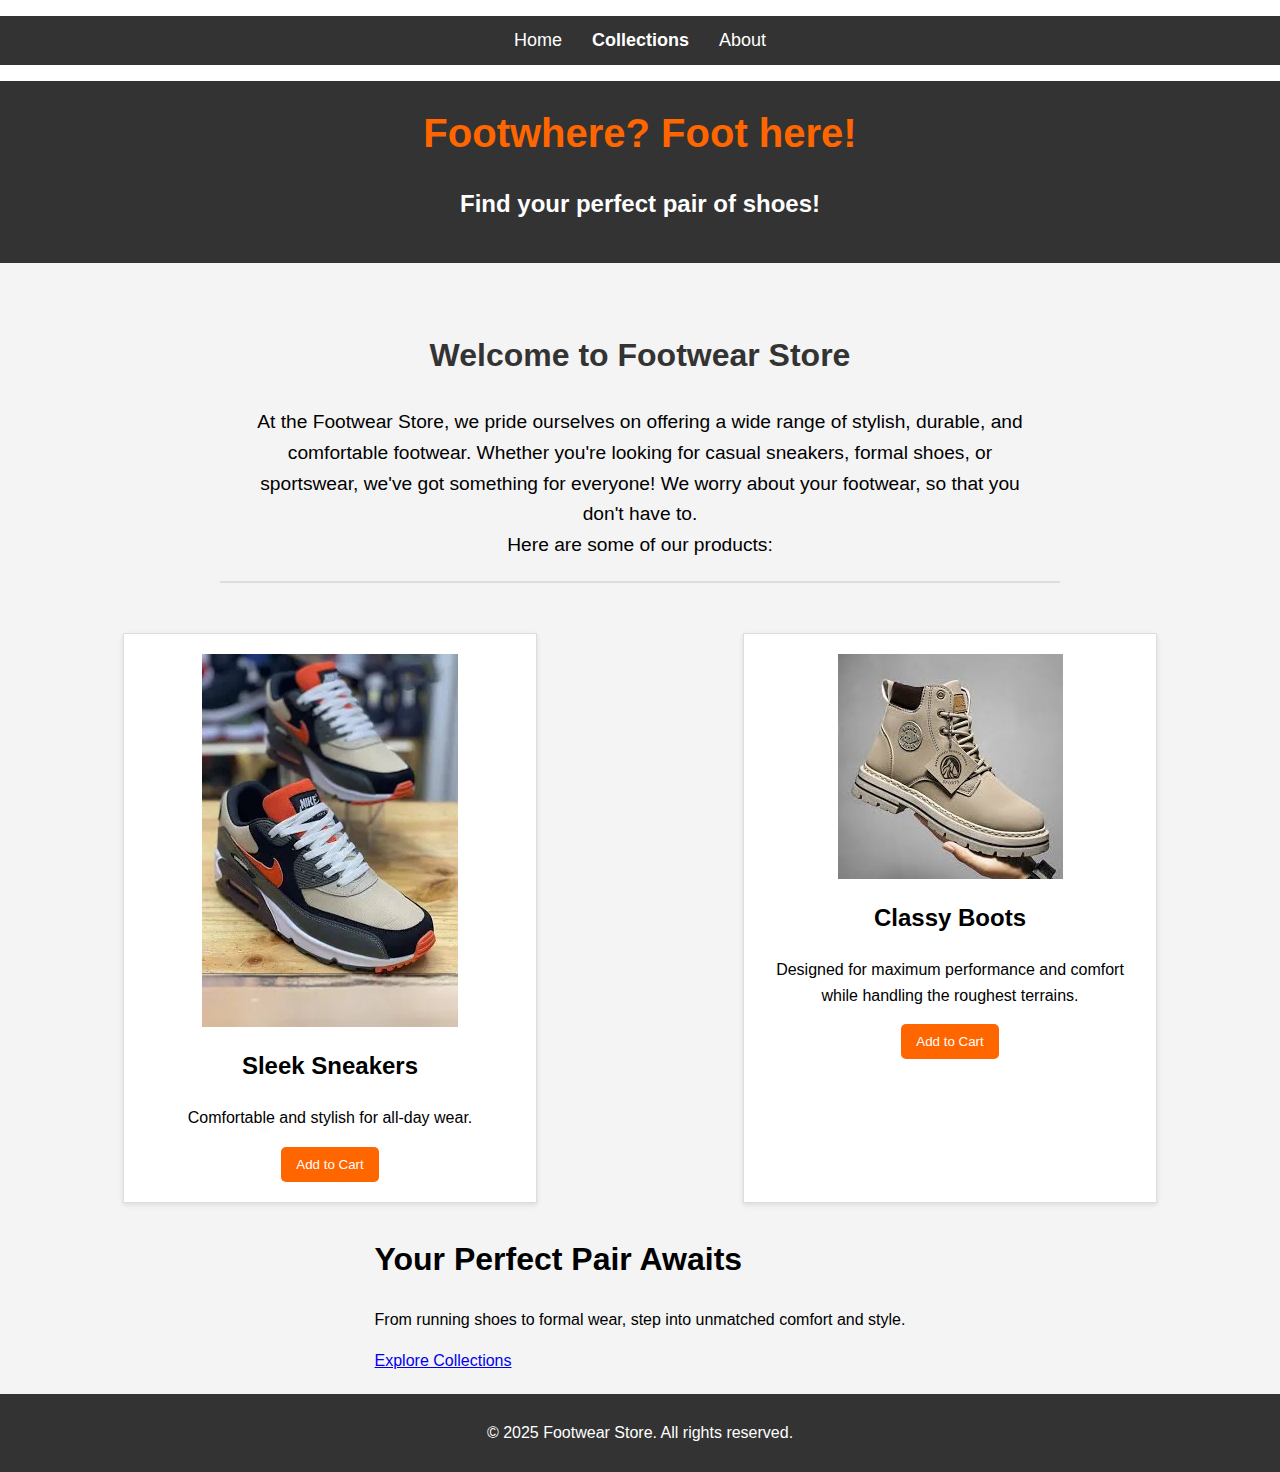
<file: index.html>
<!DOCTYPE html>
<html lang="en">
<head>
  <meta charset="UTF-8">
  <meta name="viewport" content="width=device-width, initial-scale=1.0">
  <title>Footwear Store</title>
  <link rel="stylesheet" href="styles.css">
</head>
<body>
    <nav>
        <ul>
            <li><a href="index.html">Home</a></li>
            <li><a href="collections.html" class="active">Collections</a></li>
            <li><a href="about.html">About</a></li>
        </ul>
    </nav>
  <header>
    <h1>Footwhere? Foot here!</h1>
    <h2>Find your perfect pair of shoes!</h2>
  </header>



  <main>
    <!-- Intro Section -->
    <section class="intro">
      <h2>Welcome to Footwear Store</h2>
      <p>
        At the Footwear Store, we pride ourselves on offering a wide range of stylish, durable, and comfortable footwear.
        Whether you're looking for casual sneakers, formal shoes, or sportswear, we've got something for everyone!
        We worry about your footwear, so that you don't have to.
      </p>
      <p>Here are some of our products:</p>
    </section>

    <!-- Products Section -->
    <div class="products-container">
      <section class="product" id="shoe1">
        <img src="shoe1.jpeg" alt="Sleek Sneakers">
        <h2>Sleek Sneakers</h2>
        <p>Comfortable and stylish for all-day wear.</p>
        <button class="add-to-cart" data-product="Sleek Sneakers">Add to Cart</button>
      </section>

      <section class="product" id="shoe2">
        <img src="shoe.jpeg" alt="Classy Boots">
        <h2>Classy Boots</h2>
        <p>Designed for maximum performance and comfort while handling the roughest terrains.</p>
        <button class="add-to-cart" data-product="Classy Boots">Add to Cart</button>
      </section>
    </div>

    <!-- Hero Section -->
    <section class="hero">
      <h1>Your Perfect Pair Awaits</h1>
      <p>From running shoes to formal wear, step into unmatched comfort and style.</p>
      <a href="collections.html" class="cta-button">Explore Collections</a>
    </section>
  </main>

  <footer>
    <p>© 2025 Footwear Store. All rights reserved.</p>
  </footer>

  <script src="script.js"></script>
</body>
</html>
</file>
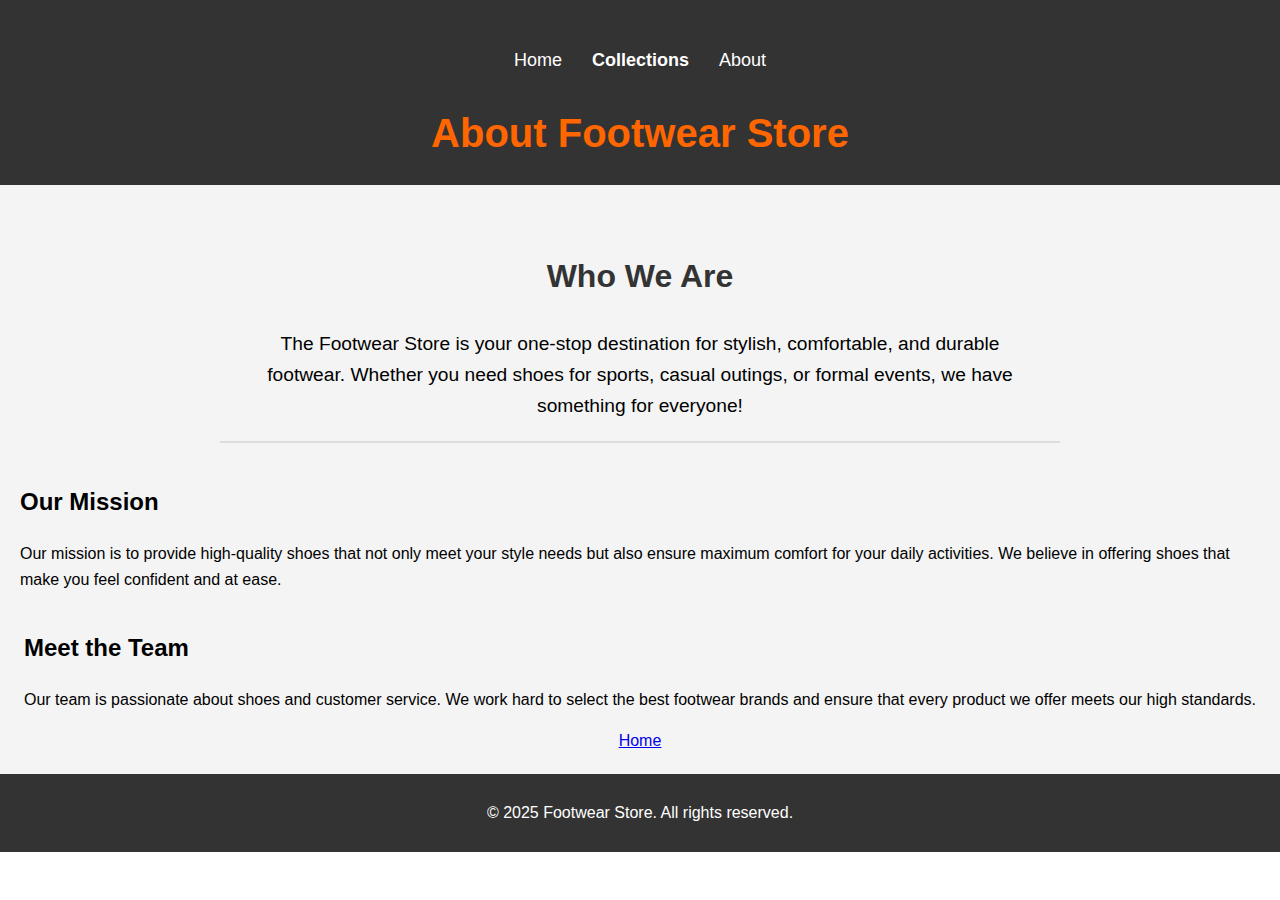
<file: about.html>
<!DOCTYPE html>
<html lang="en">
<head>
  <meta charset="UTF-8">
  <meta name="viewport" content="width=device-width, initial-scale=1.0">
  <title>About Us</title>
  <link rel="stylesheet" href="styles.css"> <!-- Link to the CSS file -->
</head>
<body>

  <!-- Header Section -->
  <header>
    <nav>
        <ul>
            <li><a href="index.html">Home</a></li>
            <li><a href="collections.html" class="active">Collections</a></li>
            <li><a href="about.html">About</a></li>
        </ul>
    </nav>
    <h1>About Footwear Store</h1>
  </header>

  <!-- Main Content Section -->
  <main>
    
    <section class="intro">
      <h2>Who We Are</h2>
      <p>
        The Footwear Store is your one-stop destination for stylish, comfortable, and durable footwear.
        Whether you need shoes for sports, casual outings, or formal events, we have something for everyone!
      </p>
    </section>

    <section class="mission">
      <h2>Our Mission</h2>
      <p>
        Our mission is to provide high-quality shoes that not only meet your style needs but also ensure maximum comfort
        for your daily activities. We believe in offering shoes that make you feel confident and at ease.
      </p>
    </section>

    <section class="team">
      <h2>Meet the Team</h2>
      <p>
        Our team is passionate about shoes and customer service. We work hard to select the best footwear brands
        and ensure that every product we offer meets our high standards.
      </p>
    </section>
    <nav>
      <a href="index.html">Home</a>
      <br>
      
    </nav>
  </main>

  <!-- Footer Section -->
  <footer>
    <p>© 2025 Footwear Store. All rights reserved.</p>
  </footer>

</body>
</html>
</file>
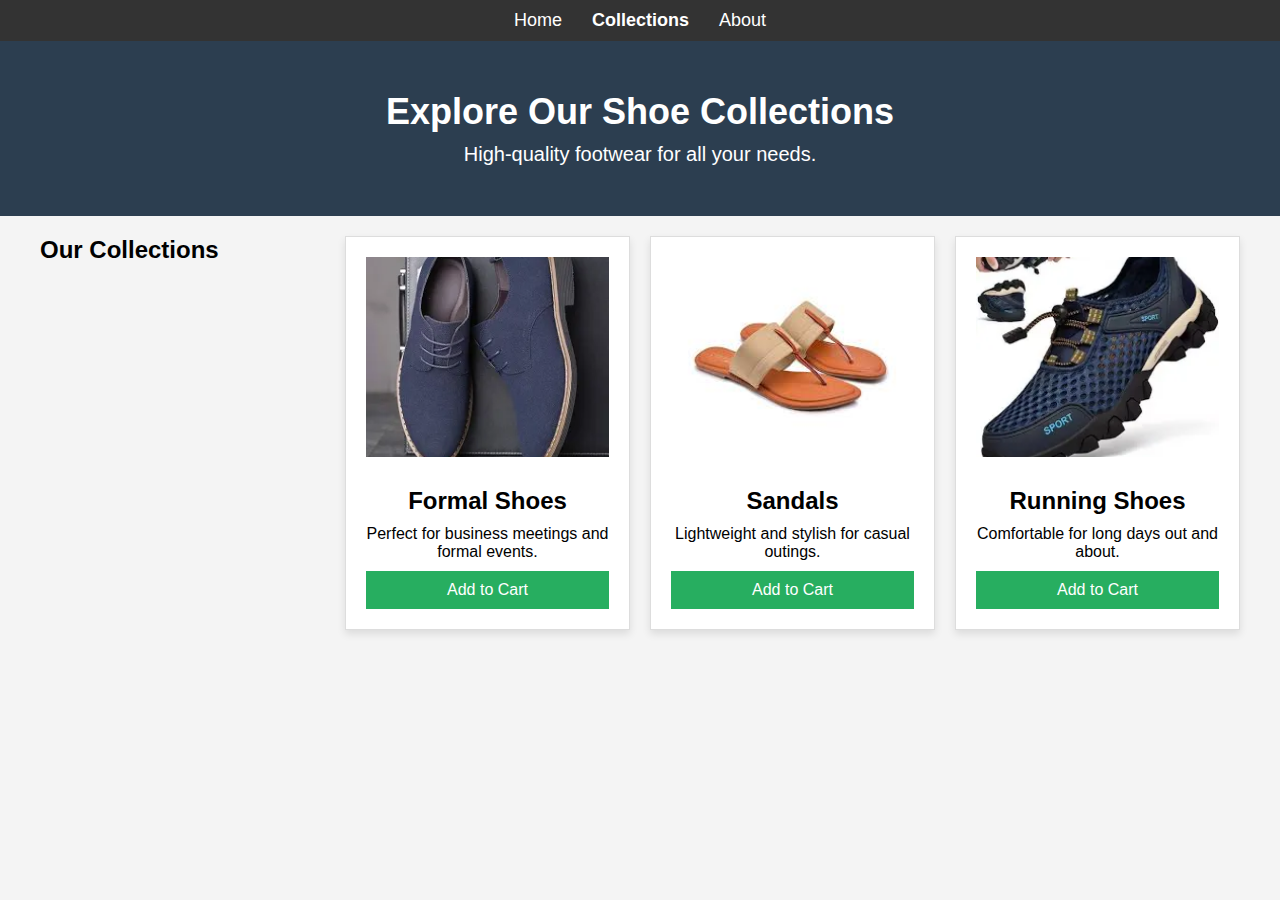
<file: collections.html>
<!DOCTYPE html>
<html lang="en">
<head>
    <meta charset="UTF-8">
    <meta name="viewport" content="width=device-width, initial-scale=1.0">
    <title>Collections - Shoe Store</title>
    <link rel="stylesheet" href="collectionstyle.css">
</head>
<body>
    <!-- Navigation Bar -->
    <nav>
        <ul>
            <li><a href="index.html">Home</a></li>
            <li><a href="collections.html" class="active">Collections</a></li>
            <li><a href="about.html">About</a></li>
        </ul>
    </nav>

    <!-- Hero Section -->
    <section class="hero">
        <h1>Explore Our Shoe Collections</h1>
        <p>High-quality footwear for all your needs.</p>
    </section>

    <!-- Collections Section -->
    <section class="products">
        <h2>Our Collections</h2>
        
        <!-- Product Item 1 -->
        <div class="product-item">
            <img src="formal-shoes.jpeg.webp" alt="Formal Shoes">
            <h3>Formal Shoes</h3>
            <p>Perfect for business meetings and formal events.</p>
            <button class="add-to-cart" data-product="Formal Shoes">Add to Cart</button>
        </div>

        <!-- Product Item 2 -->
        <div class="product-item">
            <img src="sandals.jpeg" alt="Sandals">
            <h3>Sandals</h3>
            <p>Lightweight and stylish for casual outings.</p>
            <button class="add-to-cart" data-product="Sandals">Add to Cart</button>
        </div>

        <!-- Product Item 3 -->
        <div class="product-item">
            <img src="shopping.webp" alt="Running Shoes">
            <h3>Running Shoes</h3>
            <p>Comfortable for long days out and about.</p>
            <button class="add-to-cart" data-product="Running Shoes">Add to Cart</button>
        </div>
    </section>

    <script src="script.js"></script>
</body>
</html>
</file>
<file: styles.css>
/* styles.css */

/* General Styling */
body {
    font-family: Arial, sans-serif;
    margin: 0;
    padding: 0;
    line-height: 1.6;
  }
 nav ul {
    display: flex;
    justify-content: center;
    background-color: #333;
    padding: 10px 0;
    list-style: none;
}

nav ul li {
    margin: 0 015px ;
}

nav ul li a {
    color: white;
    text-decoration: none;
    font-size: 18px;
}

nav ul li a.active {
    font-weight: bold;
}
  
  /* Header Styling */
  header {
    text-align: center;
    padding: 20px;
    background-color: #333;
    color: white;
  }
  
  header h1 {
    margin: 0;
    font-size: 2.5em;
    color: #ff6600; /* Contrast */
  }
  
  /* Product Section Styling */
  main {
    display: flex;
    flex-direction: column; /* Stack the intro section and product cards vertically */
    
    align-items: center;
    padding: 20px;
    background-color: #f4f4f4;
  }
  
  .products-container {
    display: flex; /* Arrange product cards horizontally */
    justify-content: space-around; /* Add space between product cards */
    flex-wrap: wrap; /* Allow wrapping for smaller screens */
    width: 100%; /* Use the full width of the container */
    margin-top: 20px; /* Add spacing between intro and products */
  }
  
  .product {
    width: 30%; /* Set the width of each product card */
    margin: 10px; /* Add spacing between cards */
    text-align: center;
    background: white;
    padding: 20px;
    border: 1px solid #ddd;
    box-shadow: 0 2px 5px rgba(0, 0, 0, 0.1);
  }
  
  button {
    background: #ff6600;
    color: white;
    border: none;
    padding: 10px 15px;
    cursor: pointer;
    border-radius: 5px;
  }
  
  button:hover {
    background: #e65c00;
  }
  
  /* Footer Styling */
  footer {
    text-align: center;
    padding: 10px;
    background-color: #333;
    color: white;
  }
  .intro{
    
    text-align: center;
    margin-bottom: 20px;
    padding: 20px;
    background-color: #f4f4f4;
    border-bottom: 2px solid #ddd
  }
  .intro h2{
    font-size: 2em;
    color: #333;
  }
  .intro p {
    font-size: 1.2em;
    color: black;
    max-width: 800px;
    margin: 0 auto;
    line-height: 1,5;
  }
  .product img {
    max-width: 100%;
    height: auto;
    margin: 0 auto;
    display: block;
  }
  /* Basic menu styling */
.menu {
  list-style-type: none;
  margin: 0;
  padding: 0;
  background-color: #333;
  display: flex;
}

.menu > li {
  position: relative;
}

.menu a {
  display: block;
  color: white;
  text-decoration: none;
  padding: 10px 20px;
}

.menu a:hover {
  background-color: #575757;
}

/* Dropdown styling */
.dropdown-menu {
  list-style-type: none;
  position: absolute;
  top: 100%; /* Align below the parent item */
  left: 0;
  background-color: #333;
  display: none;
  padding: 0;
  margin: 0;
}

.dropdown-menu li {
  width: 150px;
}

.dropdown-menu a {
  padding: 10px 15px;
}

.dropdown:hover .dropdown-menu {
  display: block;
}
.categories {
  text-align: center;
  padding: 40px;
}

.category-item {
  display: inline-block;
  width: 30%;
  margin: 20px;
}

.category-item img {
  width: 100%;
  border-radius: 8px;
}

.category-item h3 {
  margin-top: 10px;
  color: #333;
}

.category-item p {
  font-size: 14px;
  color: #666;
}
.features {
  background-color: #f9f9f9;
  padding: 30px;
</file>
<file: collectionstyle.css>
/* General Reset */
* {
    margin: 0;
    padding: 0;
    box-sizing: border-box;
}

/* Body and Background */
body {
    font-family: Arial, sans-serif;
    background-color: #f4f4f4;
}

/* Navigation Bar */
nav ul {
    display: flex;
    justify-content: center;
    background-color: #333;
    padding: 10px 0;
    list-style: none;
}

nav ul li {
    margin: 0 15px;
}

nav ul li a {
    color: white;
    text-decoration: none;
    font-size: 18px;
}

nav ul li a.active {
    font-weight: bold;
}

/* Hero Section */
.hero {
    text-align: center;
    padding: 50px;
    background-color: #2c3e50;
    color: white;
}

.hero h1 {
    font-size: 36px;
    margin-bottom: 10px;
}

.hero p {
    font-size: 20px;
}

/* Product Section (Collections) */
.products {
    display: grid;
    grid-template-columns: repeat(auto-fill, minmax(280px, 1fr));  /* Creates columns with a minimum size of 280px */
    gap: 20px;
    padding: 20px;
    margin: 0 20px;
}

/* Product Item */
.product-item {
    background-color: white;
    border: 1px solid #ddd;
    padding: 20px;
    text-align: center;
    box-shadow: 0 4px 8px rgba(0, 0, 0, 0.1);
    display: flex;
    flex-direction: column;
    justify-content: space-between;
}

.product-item img {
    width: 100%;
    height: 200px;  /* Fixed height to ensure consistency */
    object-fit: cover;  /* Ensures the images don't stretch */
    margin-bottom: 15px;  /* Space between the image and the text */
}

.product-item h3 {
    margin-top: 15px;
    font-size: 24px;
}

.product-item p {
    font-size: 16px;
    margin: 10px 0;
}

.add-to-cart {
    background-color: #27ae60;
    color: white;
    padding: 10px 20px;
    border: none;
    cursor: pointer;
    font-size: 16px;
    transition: background-color 0.3s ease;  /* Smooth hover effect */
}

.add-to-cart:hover {
    background-color: #2ecc71;
}

/* Media Query for Smaller Screens */
@media (max-width: 768px) {
    .products {
        grid-template-columns: repeat(auto-fill, minmax(200px, 1fr));  /* Smaller columns for small screens */
    }

    .product-item img {
        height: 150px;  /* Adjust image size for smaller screens */
    }
}
</file>
